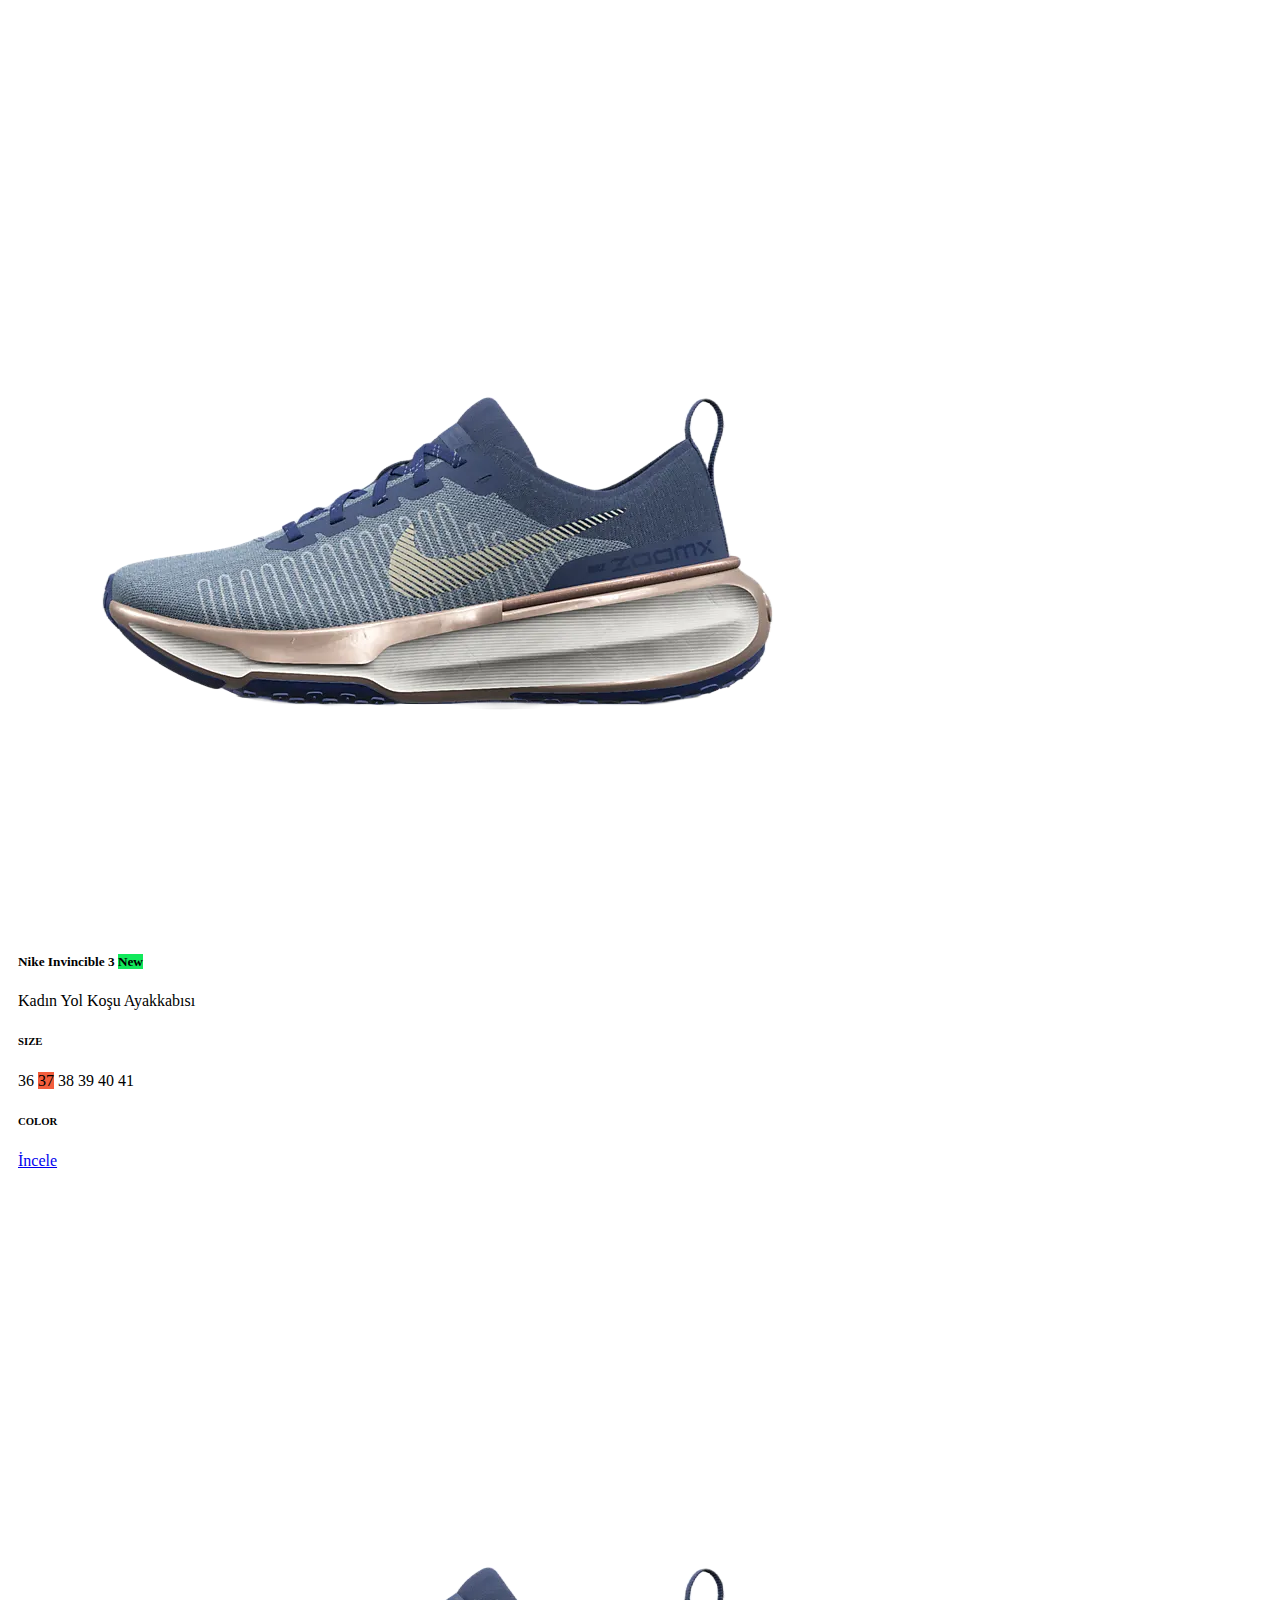
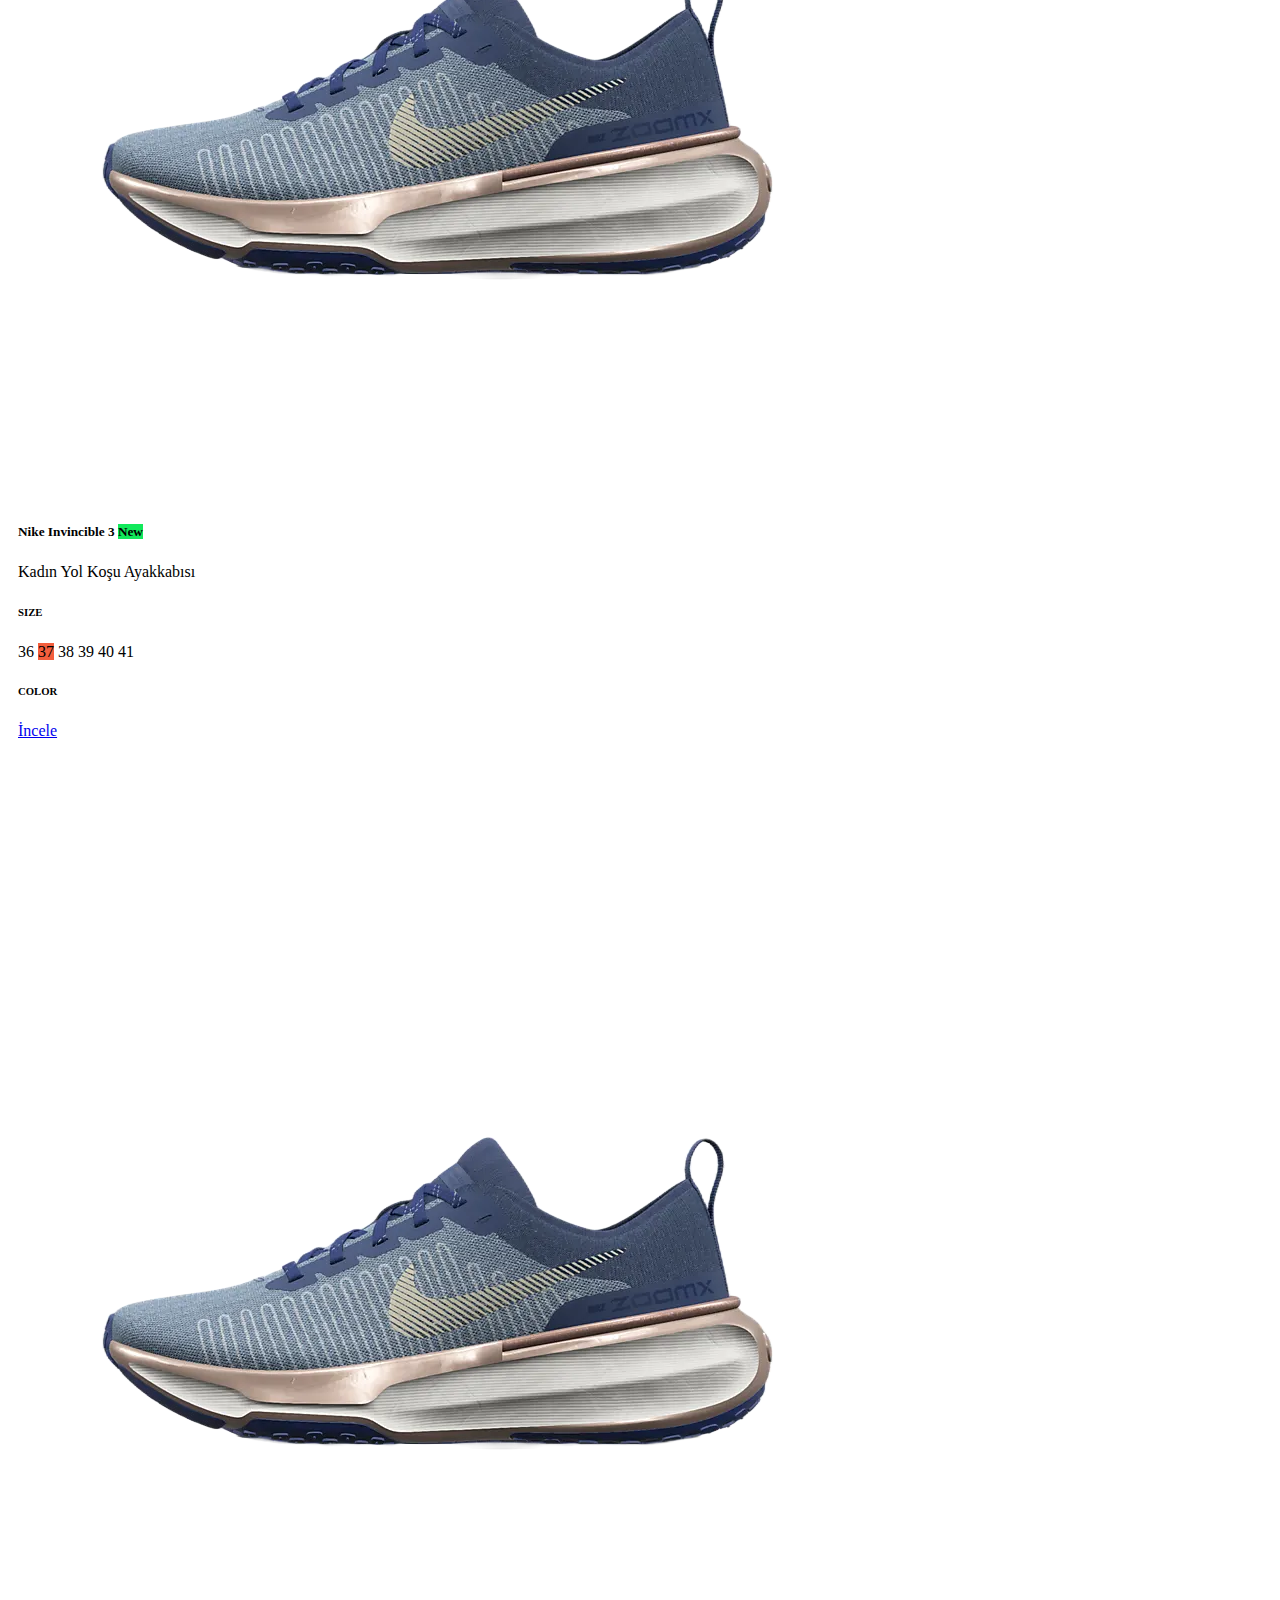
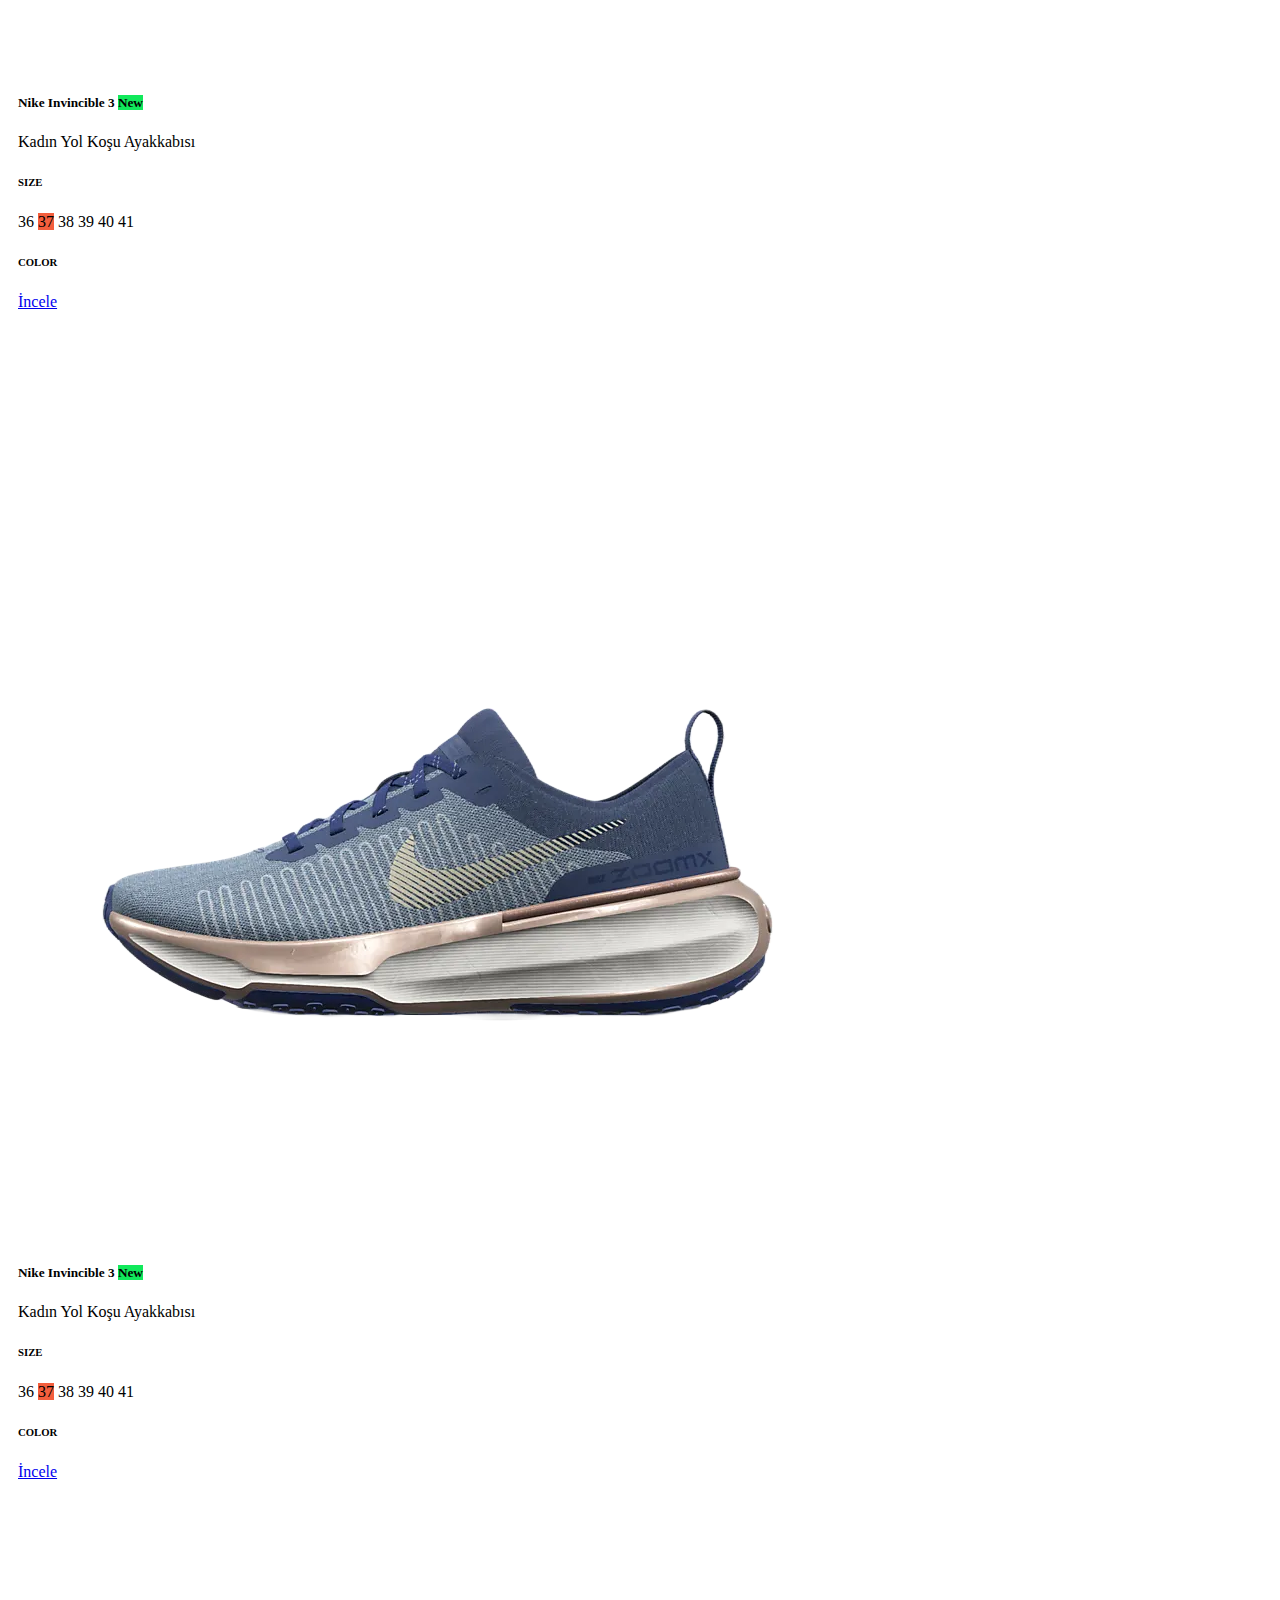
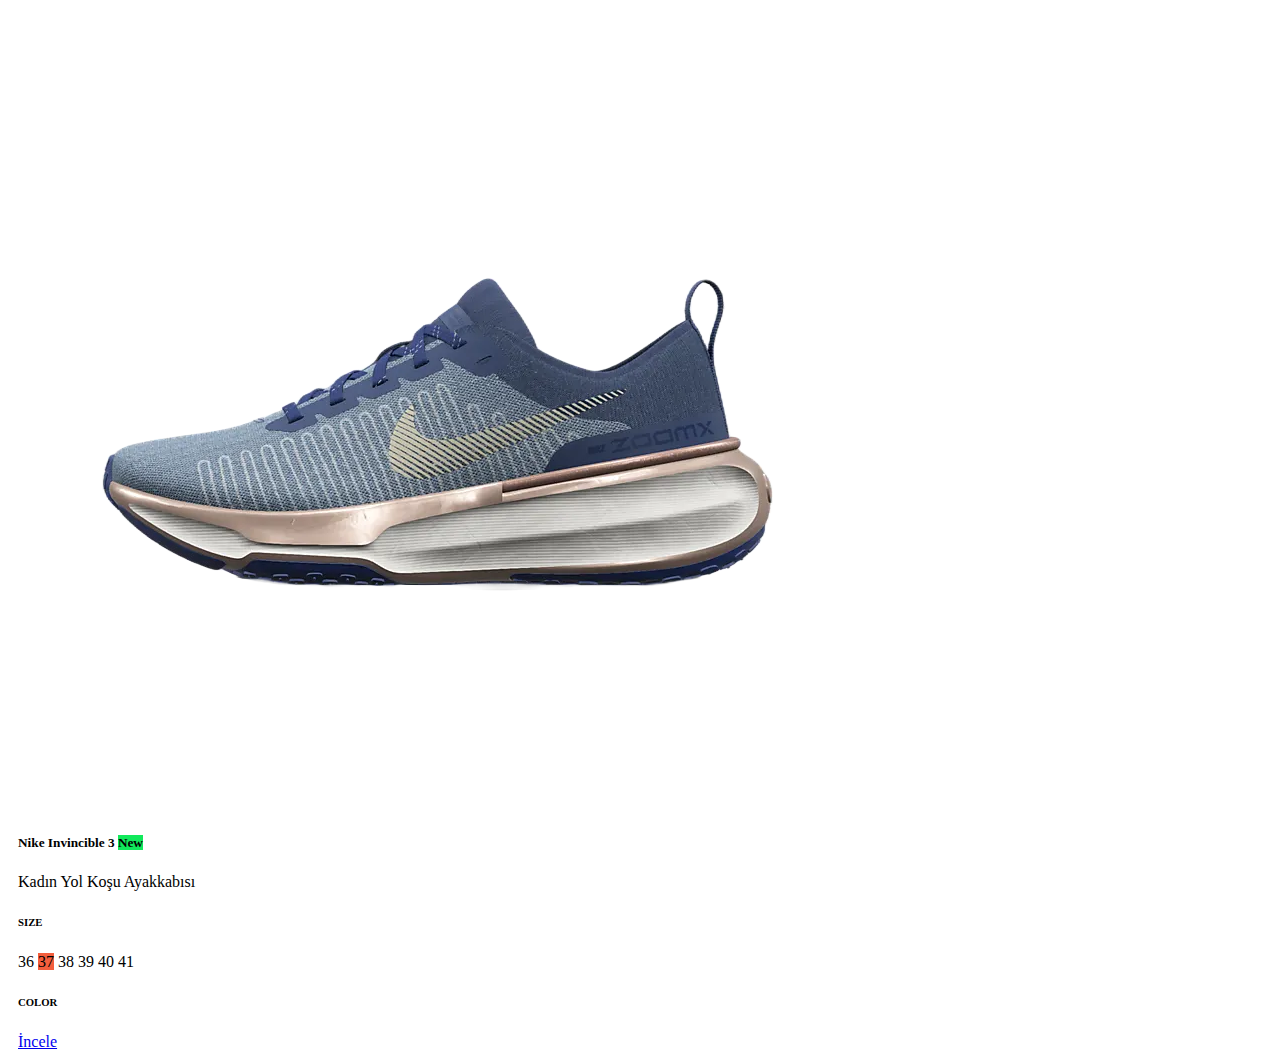
<file: index.html>
<!DOCTYPE html>
<html lang="en">
  <head>
    <meta charset="utf-8" />
    <meta name="viewport" content="width=device-width, initial-scale=1" />
    <link rel="stylesheet" href="style.css">
    <link rel="stylesheet" href="https://cdnjs.cloudflare.com/ajax/libs/font-awesome/6.5.1/css/all.min.css" integrity="sha512-DTOQO9RWCH3ppGqcWaEA1BIZOC6xxalwEsw9c2QQeAIftl+Vegovlnee1c9QX4TctnWMn13TZye+giMm8e2LwA==" crossorigin="anonymous" referrerpolicy="no-referrer" />
    <link
      href="https://cdn.jsdelivr.net/npm/bootstrap@5.3.2/dist/css/bootstrap.min.css"
      rel="stylesheet"
      integrity="sha384-T3c6CoIi6uLrA9TneNEoa7RxnatzjcDSCmG1MXxSR1GAsXEV/Dwwykc2MPK8M2HN"
      crossorigin="anonymous"
    />
    <script
      src="https://cdn.jsdelivr.net/npm/bootstrap@5.3.2/dist/js/bootstrap.bundle.min.js"
      integrity="sha384-C6RzsynM9kWDrMNeT87bh95OGNyZPhcTNXj1NW7RuBCsyN/o0jlpcV8Qyq46cDfL"
      crossorigin="anonymous"
    ></script>
    <title>Bootstrap demo</title>
  </head>
  <body class="container">
    <div class="d-flex flex-wrap pt-4">
        <div class="card custom-card">
            <div class="d-flex flex-column bg-secondary-subtle pt-2 px-4">
                <img src="./img/nikelogo.svg" class="w-25" alt="">
                <img src="./img/nike1.png" class="card-img-top ms-[25px]" alt="...">
            </div>
            <div class="card-body">
                <h5 class="card-title">Nike Invincible 3 <span class="badge bg-green ms-2">New</span></h5>
                <p class="card-text fw-medium">Kadın Yol Koşu Ayakkabısı</p>
                <span>
                    <i class="fa fa-star"></i>
                    <i class="fa fa-star"></i>
                    <i class="fa fa-star"></i>
                    <i class="fa fa-star"></i>
                    <i class="fa-regular fa-star"></i>
                </span>
                <div class="d-flex flex-column mt-4">
                    <h6>SIZE</h6>
                    <div class="d-flex justify-content-between">
                        <span role="button" class="rounded-circle d-flex align-items-center justify-content-center text-sm" style="width: 30px; height: 30px;">36</span>
                        <span role="button" class="rounded-circle bg-orange d-flex align-items-center justify-content-center text-white text-sm" style="width: 30px; height: 30px;">37</span>
                        <span role="button" class="rounded-circle d-flex align-items-center justify-content-center text-sm" style="width: 30px; height: 30px;">38</span>
                        <span role="button" class="rounded-circle d-flex align-items-center justify-content-center text-sm" style="width: 30px; height: 30px;">39</span>
                        <span role="button" class="rounded-circle d-flex align-items-center justify-content-center text-sm" style="width: 30px; height: 30px;">40</span>
                        <span role="button" class="rounded-circle d-flex align-items-center justify-content-center text-sm" style="width: 30px; height: 30px;">41</span>
                    </div>
                </div>
                <div class="d-flex flex-column my-4">
                        <h6>COLOR</h6>
                        <div class="d-flex gap-3">
                            <span role="button" class="rounded-circle bg-orange" style="width: 25px; height: 25px;"></span>
                            <span role="button" class="rounded-circle bg-danger-subtle border border-primary" style="width: 25px; height: 25px;"></span>
                            <span role="button" class="rounded-circle bg-secondary" style="width: 25px; height: 25px;"></span>
                        </div>
                </div>
                <a href="detail.html" class="text-right text-decoration-none fs-5 text-secondary border-bottom border-secondary border-opacity-50">İncele</a>
            </div>
          </div>
          <div class="card custom-card">
            <div class="d-flex flex-column bg-secondary-subtle pt-2 px-4">
                <img src="./img/nikelogo.svg" class="w-25" alt="">
                <img src="./img/nike1.png" class="card-img-top ms-[25px]" alt="...">
            </div>
            <div class="card-body">
                <h5 class="card-title">Nike Invincible 3 <span class="badge bg-green ms-2">New</span></h5>
                <p class="card-text fw-medium">Kadın Yol Koşu Ayakkabısı</p>
                <span>
                    <i class="fa fa-star"></i>
                    <i class="fa fa-star"></i>
                    <i class="fa fa-star"></i>
                    <i class="fa fa-star"></i>
                    <i class="fa-regular fa-star"></i>
                </span>
                <div class="d-flex flex-column mt-4">
                    <h6>SIZE</h6>
                    <div class="d-flex justify-content-between">
                        <span role="button" class="rounded-circle d-flex align-items-center justify-content-center text-sm" style="width: 30px; height: 30px;">36</span>
                        <span role="button" class="rounded-circle bg-orange d-flex align-items-center justify-content-center text-white text-sm" style="width: 30px; height: 30px;">37</span>
                        <span role="button" class="rounded-circle d-flex align-items-center justify-content-center text-sm" style="width: 30px; height: 30px;">38</span>
                        <span role="button" class="rounded-circle d-flex align-items-center justify-content-center text-sm" style="width: 30px; height: 30px;">39</span>
                        <span role="button" class="rounded-circle d-flex align-items-center justify-content-center text-sm" style="width: 30px; height: 30px;">40</span>
                        <span role="button" class="rounded-circle d-flex align-items-center justify-content-center text-sm" style="width: 30px; height: 30px;">41</span>
                    </div>
                </div>
                <div class="d-flex flex-column my-4">
                        <h6>COLOR</h6>
                        <div class="d-flex gap-3">
                            <span role="button" class="rounded-circle bg-orange" style="width: 25px; height: 25px;"></span>
                            <span role="button" class="rounded-circle bg-danger-subtle border border-primary" style="width: 25px; height: 25px;"></span>
                            <span role="button" class="rounded-circle bg-secondary" style="width: 25px; height: 25px;"></span>
                        </div>
                </div>
                <a href="detail.html" class="text-right text-decoration-none fs-5 text-secondary border-bottom border-secondary border-opacity-50">İncele</a>
            </div>
          </div>
          <div class="card custom-card">
            <div class="d-flex flex-column bg-secondary-subtle pt-2 px-4">
                <img src="./img/nikelogo.svg" class="w-25" alt="">
                <img src="./img/nike1.png" class="card-img-top ms-[25px]" alt="...">
            </div>
            <div class="card-body">
                <h5 class="card-title">Nike Invincible 3 <span class="badge bg-green ms-2">New</span></h5>
                <p class="card-text fw-medium">Kadın Yol Koşu Ayakkabısı</p>
                <span>
                    <i class="fa fa-star"></i>
                    <i class="fa fa-star"></i>
                    <i class="fa fa-star"></i>
                    <i class="fa fa-star"></i>
                    <i class="fa-regular fa-star"></i>
                </span>
                <div class="d-flex flex-column mt-4">
                    <h6>SIZE</h6>
                    <div class="d-flex justify-content-between">
                        <span role="button" class="rounded-circle d-flex align-items-center justify-content-center text-sm" style="width: 30px; height: 30px;">36</span>
                        <span role="button" class="rounded-circle bg-orange d-flex align-items-center justify-content-center text-white text-sm" style="width: 30px; height: 30px;">37</span>
                        <span role="button" class="rounded-circle d-flex align-items-center justify-content-center text-sm" style="width: 30px; height: 30px;">38</span>
                        <span role="button" class="rounded-circle d-flex align-items-center justify-content-center text-sm" style="width: 30px; height: 30px;">39</span>
                        <span role="button" class="rounded-circle d-flex align-items-center justify-content-center text-sm" style="width: 30px; height: 30px;">40</span>
                        <span role="button" class="rounded-circle d-flex align-items-center justify-content-center text-sm" style="width: 30px; height: 30px;">41</span>
                    </div>
                </div>
                <div class="d-flex flex-column my-4">
                        <h6>COLOR</h6>
                        <div class="d-flex gap-3">
                            <span role="button" class="rounded-circle bg-orange" style="width: 25px; height: 25px;"></span>
                            <span role="button" class="rounded-circle bg-danger-subtle border border-primary" style="width: 25px; height: 25px;"></span>
                            <span role="button" class="rounded-circle bg-secondary" style="width: 25px; height: 25px;"></span>
                        </div>
                </div>
                <a href="detail.html" class="text-right text-decoration-none fs-5 text-secondary border-bottom border-secondary border-opacity-50">İncele</a>
            </div>
          </div>
          <div class="card custom-card">
            <div class="d-flex flex-column bg-secondary-subtle pt-2 px-4">
                <img src="./img/nikelogo.svg" class="w-25" alt="">
                <img src="./img/nike1.png" class="card-img-top ms-[25px]" alt="...">
            </div>
            <div class="card-body">
                <h5 class="card-title">Nike Invincible 3 <span class="badge bg-green ms-2">New</span></h5>
                <p class="card-text fw-medium">Kadın Yol Koşu Ayakkabısı</p>
                <span>
                    <i class="fa fa-star"></i>
                    <i class="fa fa-star"></i>
                    <i class="fa fa-star"></i>
                    <i class="fa fa-star"></i>
                    <i class="fa-regular fa-star"></i>
                </span>
                <div class="d-flex flex-column mt-4">
                    <h6>SIZE</h6>
                    <div class="d-flex justify-content-between">
                        <span role="button" class="rounded-circle d-flex align-items-center justify-content-center text-sm" style="width: 30px; height: 30px;">36</span>
                        <span role="button" class="rounded-circle bg-orange d-flex align-items-center justify-content-center text-white text-sm" style="width: 30px; height: 30px;">37</span>
                        <span role="button" class="rounded-circle d-flex align-items-center justify-content-center text-sm" style="width: 30px; height: 30px;">38</span>
                        <span role="button" class="rounded-circle d-flex align-items-center justify-content-center text-sm" style="width: 30px; height: 30px;">39</span>
                        <span role="button" class="rounded-circle d-flex align-items-center justify-content-center text-sm" style="width: 30px; height: 30px;">40</span>
                        <span role="button" class="rounded-circle d-flex align-items-center justify-content-center text-sm" style="width: 30px; height: 30px;">41</span>
                    </div>
                </div>
                <div class="d-flex flex-column my-4">
                        <h6>COLOR</h6>
                        <div class="d-flex gap-3">
                            <span role="button" class="rounded-circle bg-orange" style="width: 25px; height: 25px;"></span>
                            <span role="button" class="rounded-circle bg-danger-subtle border border-primary" style="width: 25px; height: 25px;"></span>
                            <span role="button" class="rounded-circle bg-secondary" style="width: 25px; height: 25px;"></span>
                        </div>
                </div>
                <a href="detail.html" class="text-right text-decoration-none fs-5 text-secondary border-bottom border-secondary border-opacity-50">İncele</a>
            </div>
          </div>
          <div class="card custom-card">
            <div class="d-flex flex-column bg-secondary-subtle pt-2 px-4">
                <img src="./img/nikelogo.svg" class="w-25" alt="">
                <img src="./img/nike1.png" class="card-img-top ms-[25px]" alt="...">
            </div>
            <div class="card-body">
                <h5 class="card-title">Nike Invincible 3 <span class="badge bg-green ms-2">New</span></h5>
                <p class="card-text fw-medium">Kadın Yol Koşu Ayakkabısı</p>
                <span>
                    <i class="fa fa-star"></i>
                    <i class="fa fa-star"></i>
                    <i class="fa fa-star"></i>
                    <i class="fa fa-star"></i>
                    <i class="fa-regular fa-star"></i>
                </span>
                <div class="d-flex flex-column mt-4">
                    <h6>SIZE</h6>
                    <div class="d-flex justify-content-between">
                        <span role="button" class="rounded-circle d-flex align-items-center justify-content-center text-sm" style="width: 30px; height: 30px;">36</span>
                        <span role="button" class="rounded-circle bg-orange d-flex align-items-center justify-content-center text-white text-sm" style="width: 30px; height: 30px;">37</span>
                        <span role="button" class="rounded-circle d-flex align-items-center justify-content-center text-sm" style="width: 30px; height: 30px;">38</span>
                        <span role="button" class="rounded-circle d-flex align-items-center justify-content-center text-sm" style="width: 30px; height: 30px;">39</span>
                        <span role="button" class="rounded-circle d-flex align-items-center justify-content-center text-sm" style="width: 30px; height: 30px;">40</span>
                        <span role="button" class="rounded-circle d-flex align-items-center justify-content-center text-sm" style="width: 30px; height: 30px;">41</span>
                    </div>
                </div>
                <div class="d-flex flex-column my-4">
                        <h6>COLOR</h6>
                        <div class="d-flex gap-3">
                            <span role="button" class="rounded-circle bg-orange" style="width: 25px; height: 25px;"></span>
                            <span role="button" class="rounded-circle bg-danger-subtle border border-primary" style="width: 25px; height: 25px;"></span>
                            <span role="button" class="rounded-circle bg-secondary" style="width: 25px; height: 25px;"></span>
                        </div>
                </div>
                <a href="detail.html" class="text-right text-decoration-none fs-5 text-secondary border-bottom border-secondary border-opacity-50">İncele</a>
            </div>
          </div>
          
    </div>
      

    <script
      src="https://cdn.jsdelivr.net/npm/@popperjs/core@2.11.8/dist/umd/popper.min.js"
      integrity="sha384-I7E8VVD/ismYTF4hNIPjVp/Zjvgyol6VFvRkX/vR+Vc4jQkC+hVqc2pM8ODewa9r"
      crossorigin="anonymous"
    ></script>
    <script
      src="https://cdn.jsdelivr.net/npm/bootstrap@5.3.2/dist/js/bootstrap.min.js"
      integrity="sha384-BBtl+eGJRgqQAUMxJ7pMwbEyER4l1g+O15P+16Ep7Q9Q+zqX6gSbd85u4mG4QzX+"
      crossorigin="anonymous"
    ></script>
  </body>
</html>
</file>
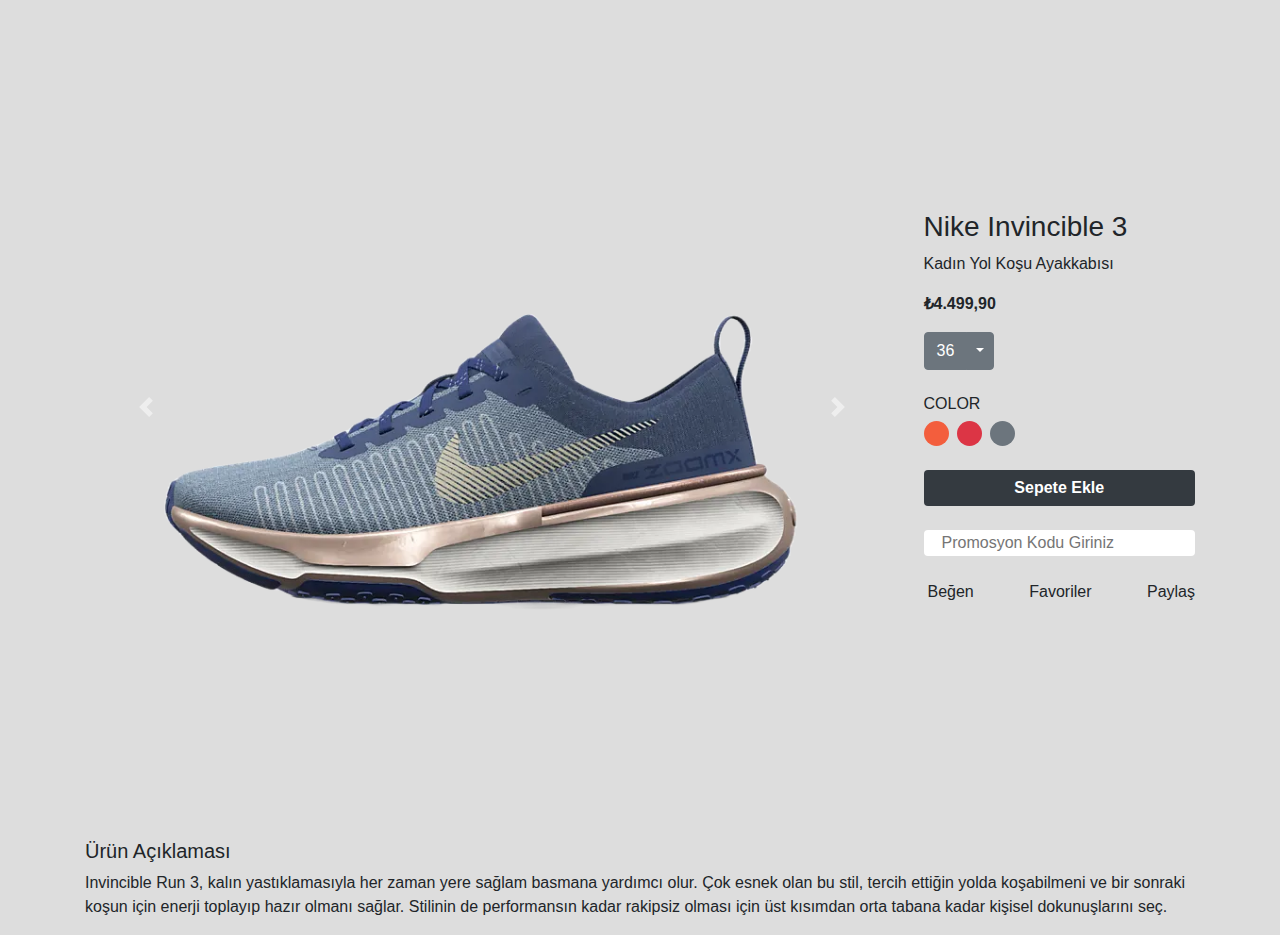
<file: detail.html>
<!doctype html>
<html lang="en">
  <head>
    <meta charset="utf-8">
    <meta name="viewport" content="width=device-width, initial-scale=1">
    <link rel="stylesheet" href="style.css">
    <title>Bootstrap demo</title>
    <link rel="stylesheet" href="https://maxcdn.bootstrapcdn.com/bootstrap/4.0.0/css/bootstrap.min.css" integrity="sha384-Gn5384xqQ1aoWXA+058RXPxPg6fy4IWvTNh0E263XmFcJlSAwiGgFAW/dAiS6JXm" crossorigin="anonymous">
    <link rel="stylesheet" href="https://cdnjs.cloudflare.com/ajax/libs/font-awesome/6.5.1/css/all.min.css" integrity="sha512-DTOQO9RWCH3ppGqcWaEA1BIZOC6xxalwEsw9c2QQeAIftl+Vegovlnee1c9QX4TctnWMn13TZye+giMm8e2LwA==" crossorigin="anonymous" referrerpolicy="no-referrer" />

  </head>
  <body class="container bg-detail">
    <div class="d-flex flex-lg-row flex-column justify-content-between align-items-center">
        <div id="carouselExampleControls" class="carousel slide custom-carousel mr-4" data-ride="carousel">
            <div class="carousel-inner">
              <div class="carousel-item active">
                <img class="d-block w-100" src="img/nike1.png" alt="First slide">
              </div>
              <div class="carousel-item">
                <img class="d-block w-100" src="img/nike2.png" alt="Second slide">
              </div>
              <div class="carousel-item">
                <img class="d-block w-100" src="img/nike3.png" alt="Third slide">
              </div>
            </div>
            <a class="carousel-control-prev" href="#carouselExampleControls" role="button" data-slide="prev">
              <span class="carousel-control-prev-icon" aria-hidden="true"></span>
              <span class="sr-only">Previous</span>
            </a>
            <a class="carousel-control-next" href="#carouselExampleControls" role="button" data-slide="next">
              <span class="carousel-control-next-icon" aria-hidden="true"></span>
              <span class="sr-only">Next</span>
            </a>
          </div>
        
        <div class="d-flex flex-column detail">
            <h3>Nike Invincible 3</h3>
            <p>Kadın Yol Koşu Ayakkabısı</p>
            <span class="font-weight-bold">₺4.499,90</span>
            <div class="btn-group mt-3">
                <button type="button" class="btn btn-secondary">36</button>
                <button type="button" class="btn btn-secondary dropdown-toggle dropdown-toggle-split" data-toggle="dropdown" aria-haspopup="true" aria-expanded="false">
                  <span class="sr-only">Toggle Dropdown</span>
                </button>
                <div class="dropdown-menu">
                  <li class="dropdown-item">36</li>
                  <li class="dropdown-item">37</li>
                  <li class="dropdown-item">38</li>
                  <li class="dropdown-item">39</li>
                  <li class="dropdown-item">40</li>
                  <li class="dropdown-item">41</li>
                </div>
              </div>
              <div class="d-flex flex-column mt-4">
                <h6>COLOR</h6>
                <div class="d-flex">
                    <span class="rounded-circle bg-orange mr-2" style="width: 25px; height: 25px;"></span>
                    <span class="rounded-circle bg-danger mr-2" style="width: 25px; height: 25px;"></span>
                    <span class="rounded-circle bg-secondary mr-2" style="width: 25px; height: 25px;"></span>
                </div>
        </div>
              <button class="btn btn-dark font-weight-bold mt-4 border-0 rounded px-3">Sepete Ekle</button>
              <div class="d-flex align-items-center bg-white px-2 rounded mt-4">
                <i class="fa-solid fa-percent"></i>
                <input type="text" class="rounded border-0 ml-2" placeholder="Promosyon Kodu Giriniz">
              </div>
              <div class="mt-4 d-flex align-items-center justify-content-between">
                <span class="d-flex align-items-center"><i class="fa-regular fa-heart mr-1"></i> Beğen</span>
                <span class="d-flex align-items-center"><i class="fa-regular fa-bookmark mr-1"></i> Favoriler</span>
                <span class="d-flex align-items-center"><i class="fa-solid fa-share mr-1"></i> Paylaş</span>
              </div>
        </div>
    </div>
    <div class="d-flex flex-column mt-4">
        <h5>Ürün Açıklaması</h5>
        <p class="description">
        Invincible Run 3, kalın yastıklamasıyla her zaman yere sağlam basmana yardımcı olur. Çok esnek olan bu stil, tercih ettiğin yolda koşabilmeni ve bir sonraki koşun için enerji toplayıp hazır olmanı sağlar. Stilinin de performansın kadar rakipsiz olması için üst kısımdan orta tabana kadar kişisel dokunuşlarını seç.
        </p>
    </div>






    <script src="https://code.jquery.com/jquery-3.2.1.slim.min.js" integrity="sha384-KJ3o2DKtIkvYIK3UENzmM7KCkRr/rE9/Qpg6aAZGJwFDMVNA/GpGFF93hXpG5KkN" crossorigin="anonymous"></script>
    <script src="https://cdnjs.cloudflare.com/ajax/libs/popper.js/1.12.9/umd/popper.min.js" integrity="sha384-ApNbgh9B+Y1QKtv3Rn7W3mgPxhU9K/ScQsAP7hUibX39j7fakFPskvXusvfa0b4Q" crossorigin="anonymous"></script>
    <script src="https://maxcdn.bootstrapcdn.com/bootstrap/4.0.0/js/bootstrap.min.js" integrity="sha384-JZR6Spejh4U02d8jOt6vLEHfe/JQGiRRSQQxSfFWpi1MquVdAyjUar5+76PVCmYl" crossorigin="anonymous"></script>
  </body>
</html>
</file>
<file: style.css>
.bg-green {
    background-color: #11E95B;
}

.bg-orange {
    background-color: #F35E3D;
}

.custom-card {
    width: calc(25% - 20px);
    margin: 10px;
  }
  @media screen and (max-width: 1200px) {
    .custom-card {
      width: calc(33.33% - 20px);
    }
  }
  @media screen and (max-width: 992px) {
    .custom-card {
      width: calc(50% - 20px);
    }
  }
  @media screen and (max-width: 600px) {
    .custom-card {
      width: 100%;
    }
  }

  .bg-detail {
    background-color: #ddd;
  }

  .description {
    font-weight: 500;
  }

  input {
    outline: none;
  }

  .custom-carousel {
    width: 75%;
  }

  @media screen and (max-width: 1200px) {
    .custom-carousel {
      width: 100%
    }
  }

  .detail {
    width: 25%;
  }

  @media screen and (max-width: 1200px) {
    .detail {
      width: 100%
    }
  }
</file>
